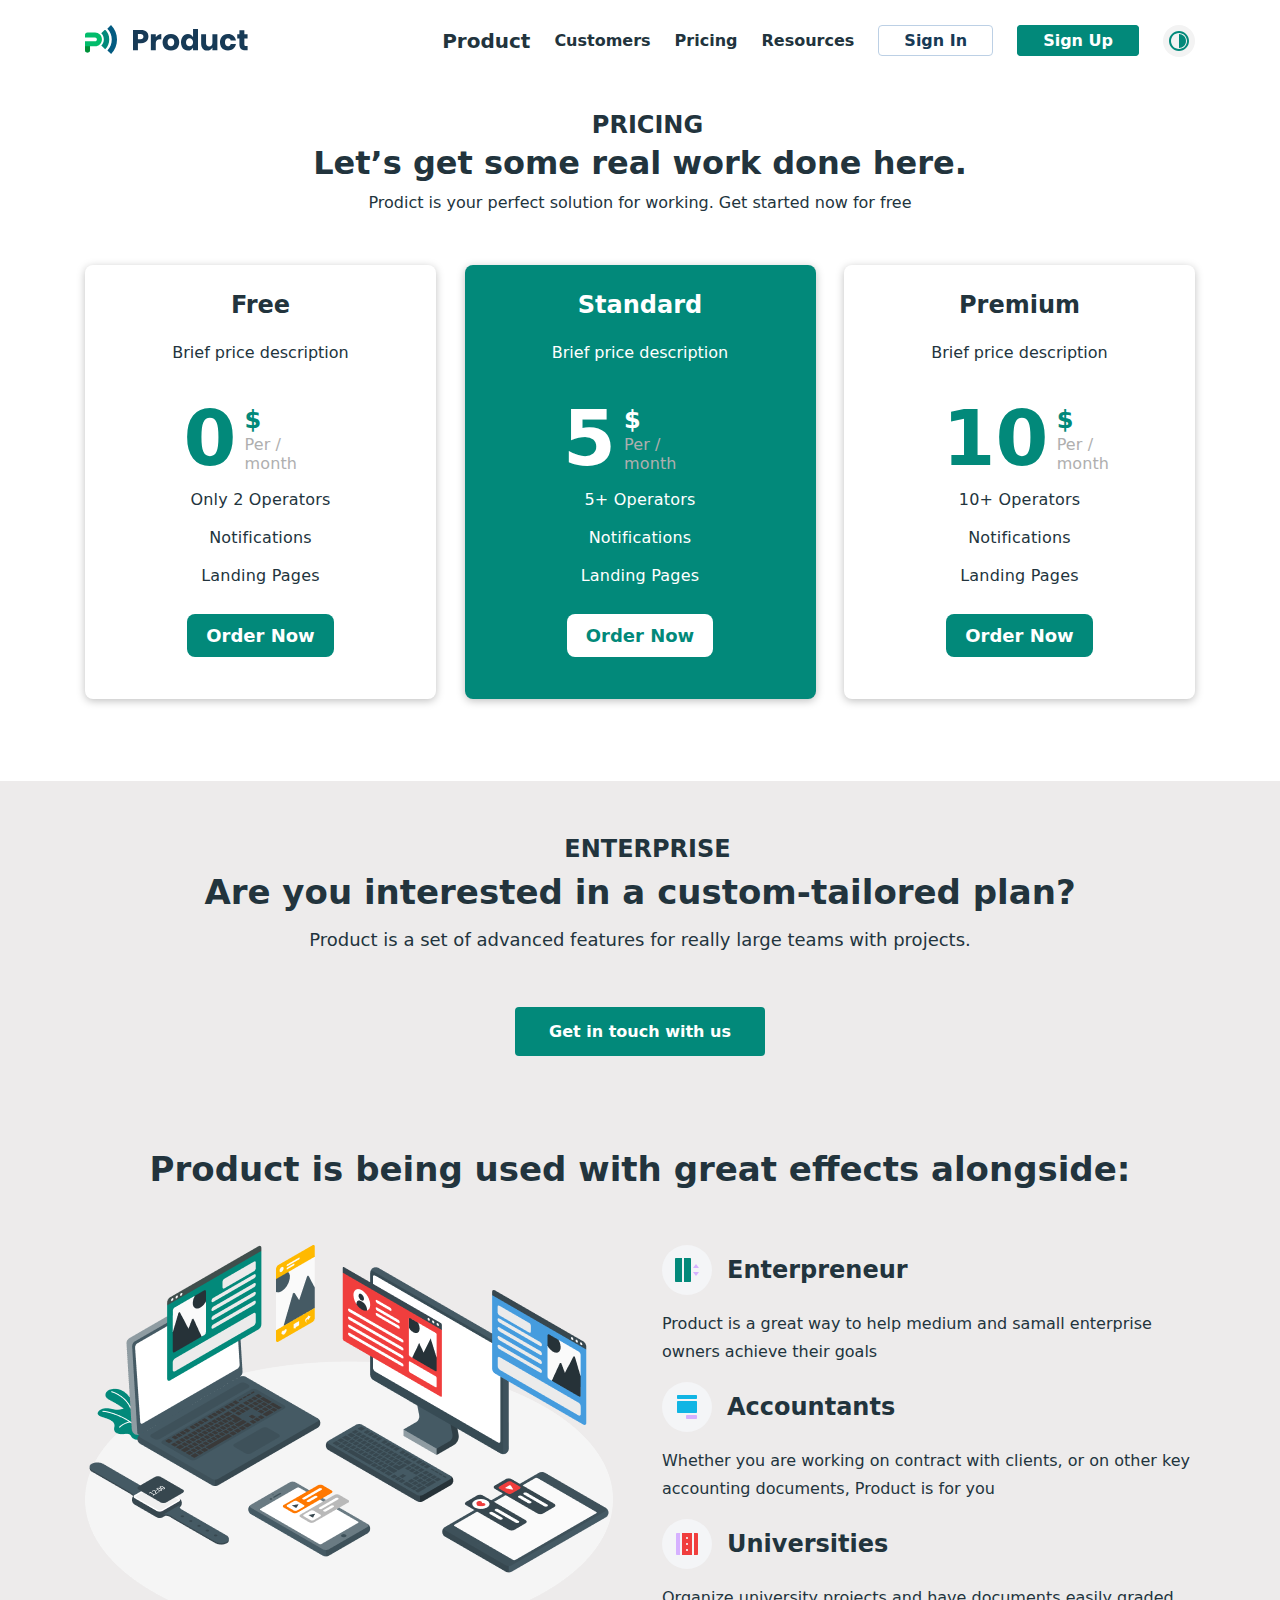
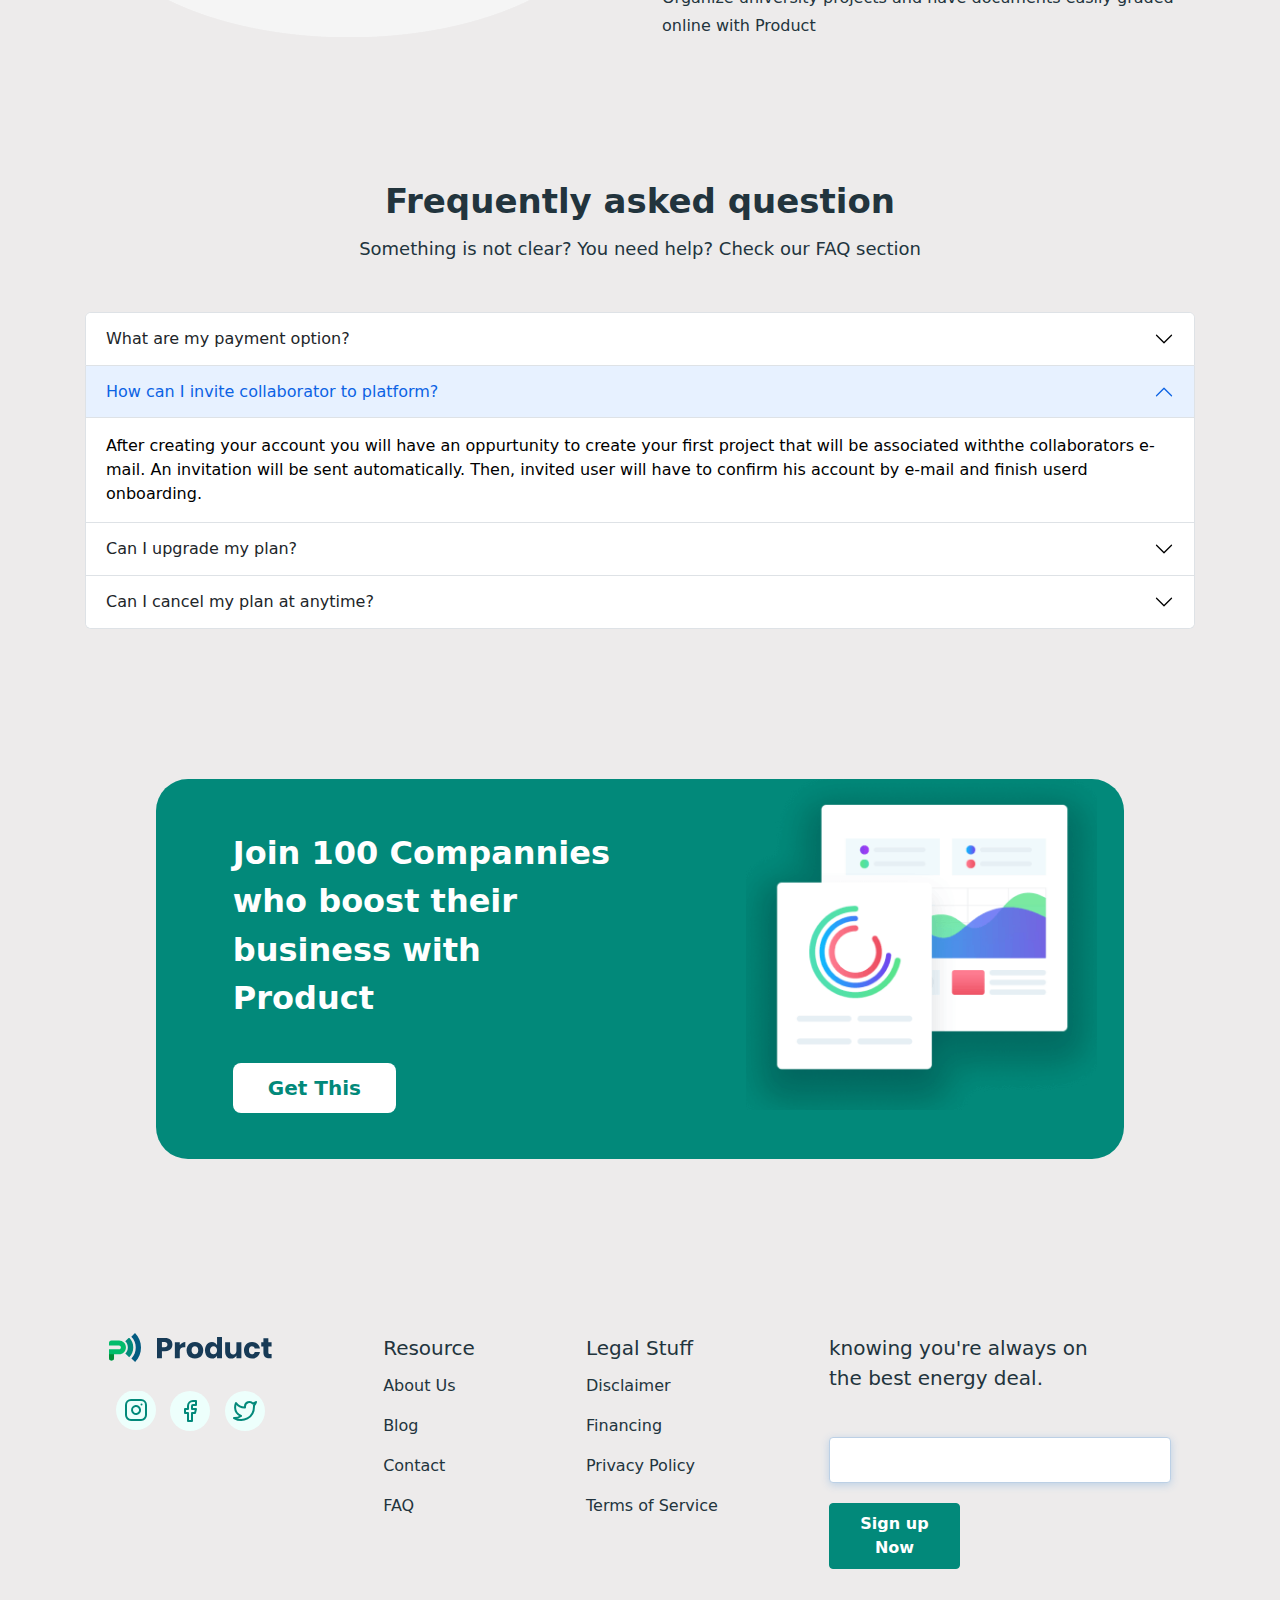
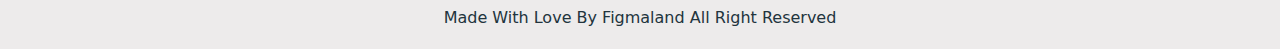
<file: index-one.html>
<!DOCTYPE html>
<html lang="en">
<head>
  <meta charset="UTF-8">
  <meta http-equiv="X-UA-Compatible" content="IE=edge">
  <meta name="viewport" content="width=device-width, initial-scale=1.0">
  <link rel="stylesheet" href="./css/bootstrap.min.css">
  <link rel="stylesheet" href="./css/main.css">
  <title>Product</title>
</head>
<body>
  <header>
    <section class="header-logo--lili">
      <div class="container">
        <div class="header-logo--inner">
          <a href="./index.html">
            <img src="./images/logo.svg" 
            alt="logo"
            width="163"
            height="30">
          </a>
          <nav>
            <ul class="header-logo--in">
              <li class="header-logo--in__go">
                <a  href="#" class="header-logo--in__inner--in">
                  Product
                </a>
              </li>
              <li class="header-logo--in__go">
                <a  href="#" class="header-logo--in__inner">
                  Customers
                </a>
              </li>
              <li class="header-logo--in__go">
                <a  href="#" class="header-logo--in__inner">
                  Pricing
                </a>
              </li>
              <li class="header-logo--in__go">
                <a  href="#" class="header-logo--in__inner">
                  Resources
                </a>
              </li>
              <li class="header-logo--in__go">
                <a href="#" class="header-item">
                  Sign In
                </a>
              </li>
              <li class="header-logo--in__go">
                <a href="#" class="header-item--inner">
                  Sign Up
                </a>
              </li>
              <li>
                <a href="#">
                  <img src="./images/oq.svg" 
                  alt="frame"
                  width="32"
                  height="32">
                </a>
              </li>
            </ul>
          </nav>
          <div class="header-title">
            <button class="header-button" type="menu">
              <img src="./images/iconsmenu.png" alt="burger"
              width="30"
              height="30">
            </button>
          </div>
        </div>
      </div>
    </section>
  </header> 
  
  <main>
    <section class="main-sex--in">
      <div class="container">
        <p class="main-sex--inner__lili">
          PRICING
        </p>
        <h2 class="main-sex--inner">
          Let’s get some real work done here.
        </h2>
        <p class="main-sex--inner__in">
          Prodict is your perfect solution for working. Get started now for free
        </p>
        <ol class="sex-item">
          <li class="sex-item--inner">
            <h3 class="sex-logo">
              Free
            </h3>
            <p class="sex-logo--in">
              Brief price description
            </p>
            <div class="sex-title">
              <p class="sex-span">0</p>
              <div class="sex-title--in">
                <p class="sex-title--in__inner">
                  $
                </p>
                <p class="sex-title--in__go">
                  Per / month
                </p>
              </div>
            </div>
            <p class="sex-slogan">
              Only 2 Operators
            </p>
            <p class="sex-slogan">
              Notifications
            </p>
            <p class="sex-slogan--in">
              Landing Pages
            </p>
            <div class="sex-link">
              <a class="sex-link--in" href="#">
                Order Now
              </a>
            </div>
          </li>
          
          <li class="sex-item--inner__go">
            <h3 class="sex-logo--inner">
              Standard
            </h3>
            <p class="sex-logo--in__inner">
              Brief price description
            </p>
            <div class="sex-title">
              <p class="sex-span--in">5</p>
              <div class="sex-title--in">
                <p class="sex-title--in__inner-in">
                  $
                </p>
                <p class="sex-title--in__go">
                  Per / month
                </p>
              </div>
            </div>
            <p class="sex-slogan-inner">
              5+ Operators
            </p>
            <p class="sex-slogan-inner">
              Notifications
            </p>
            <p class="sex-slogan--in__go">
              Landing Pages
            </p>
            <div class="sex-link">
              <a class="sex-link--in__go" href="#">
                Order Now
              </a>
            </div>
          </li>
          
          <li class="sex-item--inner">
            <h3 class="sex-logo">
              Premium
            </h3>
            <p class="sex-logo--in">
              Brief price description
            </p>
            <div class="sex-title">
              <p class="sex-span">10</p>
              <div class="sex-title--in">
                <p class="sex-title--in__inner">
                  $
                </p>
                <p class="sex-title--in__go">
                  Per / month
                </p>
              </div>
            </div>
            <p class="sex-slogan">
              10+ Operators
            </p>
            <p class="sex-slogan">
              Notifications
            </p>
            <p class="sex-slogan--in">
              Landing Pages
            </p>
            <div class="sex-link">
              <a class="sex-link--in" href="#">
                Order Now
              </a>
            </div>
          </li>
        </ol>
      </div>
    </section>
    
    <section>
      <div class="container">
        <div>
          <p class="main-sex--inner__lili">
            ENTERPRISE
          </p>
          
          <h2 class="title-inner--in__lili">
            Are you interested  in a custom-tailored plan?
          </h2>
          
          <p class="main-item--go__lili">
            Product is a set of advanced features for really large teams with projects.
          </p>
          
        </div>
        <div class="main-title--inner">
          <a href="#" class="main-item--go__in title-inner--in">
            Get in touch with us
          </a>
        </div>
      </div>
    </section>
    
    <section>
      <div class="container"> 
        <p class="main-sex--inner__lili">
        </p>
        <h2 class="title-inner--in__lili_lilo">
          Product is being used with great effects alongside:
        </h2>
        
        <div class="main-three--inner">
          <img class="three-img"
          src="./images/lili.png" 
          srcset="./images/lili.png 1x, 
          ./images/lili@2x.png 2x"
          alt="laptop"
          width="528"
          height="392">
          <div class="three-logo--lili">
            <div class="three-item--lolo">
              <img src="./images/yashil.svg" 
              alt="check"
              width="50"
              height="50">
              <p class="main-sex--inner__lili">
                Enterpreneur
              </p>
            </div>
            <p class="main-item--go__lili_li">
              Product is a great way to help medium and samall enterprise owners achieve their goals
            </p>
            
            <div class="three-item--lolo">
              <img src="./images/ko'k.svg" 
              alt="check"
              width="50"
              height="50">
              <p class="main-sex--inner__lili">
                Accountants
              </p>
            </div>
            <p class="main-item--go__lili_li">
              Whether you are working on contract with clients, or on other key accounting documents, Product is for you
            </p>
            
            <div class="three-item--lolo">
              <img src="./images/qizil.svg" 
              alt="check"
              width="50"
              height="50">
              <p class="main-sex--inner__lili">
                Universities
              </p>
            </div>
            <p class="main-item--go__lili_li">
              Organize university projects and have documents easily graded online with Product
            </p>
          </div>
        </div>
      </div>
    </section>

    <section>
      <div class="container">
       <div class="four-section--one">
        <h2 class="title-inner--in__lili">
          Frequently asked question
        </h2>

         <p class="main-sex--inner__lili_lolo">
          Something is not clear? You need help? Check our FAQ section
        </p>

        <div class="accordion" id="accordionPanelsStayOpenExample">
          <div class="accordion-item">
            <h2 class="accordion-header" id="panelsStayOpen-headingTwo">
              <button class="accordion-button collapsed" type="button" data-bs-toggle="collapse" data-bs-target="#panelsStayOpen-collapseTwo" aria-expanded="false" aria-controls="panelsStayOpen-collapseTwo">
                What are my payment option?
              </button>
            </h2>
            <div id="panelsStayOpen-collapseTwo" class="accordion-collapse collapse" aria-labelledby="panelsStayOpen-headingTwo">
              <div class="accordion-body">
                <strong>This is the second item's accordion body.</strong> It is hidden by default, until the collapse plugin adds the appropriate classes that we use to style each element. These classes control the overall appearance, as well as the showing and hiding via CSS transitions. You can modify any of this with custom CSS or overriding our default variables. It's also worth noting that just about any HTML can go within the <code>.accordion-body</code>, though the transition does limit overflow.
              </div>
            </div>
          </div>
          <div class="accordion-item">
            <h2 class="accordion-header" id="panelsStayOpen-headingOne">
              <button class="accordion-button" type="button" data-bs-toggle="collapse" data-bs-target="#panelsStayOpen-collapseOne" aria-expanded="true" aria-controls="panelsStayOpen-collapseOne">
                How can I invite collaborator to platform?
              </button>
            </h2>
            <div id="panelsStayOpen-collapseOne" class="accordion-collapse collapse show" aria-labelledby="panelsStayOpen-headingOne">
              <div class="accordion-body">
                After creating your account you will have an oppurtunity to create your first project that will be associated withthe collaborators e-mail. An invitation  will be sent automatically. Then, invited user will have to confirm his account by e-mail and finish userd onboarding.
              </div>
            </div>
          </div>
          <div class="accordion-item">
            <h2 class="accordion-header" id="panelsStayOpen-headingTwo">
              <button class="accordion-button collapsed" type="button" data-bs-toggle="collapse" data-bs-target="#panelsStayOpen-collapseTwo" aria-expanded="false" aria-controls="panelsStayOpen-collapseTwo">
                Can I upgrade my plan?
              </button>
            </h2>
            <div id="panelsStayOpen-collapseTwo" class="accordion-collapse collapse" aria-labelledby="panelsStayOpen-headingTwo">
              <div class="accordion-body">
                <strong>This is the second item's accordion body.</strong> It is hidden by default, until the collapse plugin adds the appropriate classes that we use to style each element. These classes control the overall appearance, as well as the showing and hiding via CSS transitions. You can modify any of this with custom CSS or overriding our default variables. It's also worth noting that just about any HTML can go within the <code>.accordion-body</code>, though the transition does limit overflow.
              </div>
            </div>
          </div>
          <div class="accordion-item">
            <h2 class="accordion-header" id="panelsStayOpen-headingThree">
              <button class="accordion-button collapsed" type="button" data-bs-toggle="collapse" data-bs-target="#panelsStayOpen-collapseThree" aria-expanded="false" aria-controls="panelsStayOpen-collapseThree">
                Can I cancel my plan at anytime?
              </button>
            </h2>
            <div id="panelsStayOpen-collapseThree" class="accordion-collapse collapse" aria-labelledby="panelsStayOpen-headingThree">
              <div class="accordion-body">
                <strong>This is the third item's accordion body.</strong> It is hidden by default, until the collapse plugin adds the appropriate classes that we use to style each element. These classes control the overall appearance, as well as the showing and hiding via CSS transitions. You can modify any of this with custom CSS or overriding our default variables. It's also worth noting that just about any HTML can go within the <code>.accordion-body</code>, though the transition does limit overflow.
              </div>
            </div>
          </div>
        </div>
       </div>
      </div>
    </section>

    <section>
      <div class="container">
        <div class="main-ten">
          <div class="ten-item">
            <p class="ten-item--in">
              Join 100 Compannies who boost their business with <br> Product  
            </p>
            <a class="ten-item--go" href="#">
              Get This
            </a>
          </div>
          <img src="./images/mundarija.png"
          srcset="./images/mundarija.png 1x,
          ./images/mundarija@2x.png 2x" 
          alt="mundarija"
          width="351"
          height="331">
        </div>
      </div>
    </section>

    <footer>
      <section>
        <div class="container">
          <div class="footer-item--inner">
            <div>
              <a href="./index.html">
                <img src="./images/logo.svg" 
                class="footer-link"
                alt="logo"
                width="163"
                height="30">
              </a>
              <div class="footer-link--inner">
                <a href="https://www.instagram.com/accounts/login/">
                  <img src="./images/insta.svg" 
                  alt="insta"
                  width="40"
                  height="40">
                </a>
                <a href="https://www.facebook.com/login/">
                  <img src="./images/face.svg" 
                  alt="face"
                  width="40"
                  height="40">
                </a>
                <a href="https://twitter.com/login?lang=ru">
                  <img src="./images/twittter.svg" 
                  alt="twittter"
                  width="40"
                  height="40">
                </a>
              </div>
            </div>
            
            
            <ul class="footer-title--inner">
              <li class="footer-title--inner__in">
                <a class="inner-item" href="#">
                  Resource
                </a>
              </li>
              <li class="footer-title--inner__in">
                <a class="inner-item--in" href="#">
                  About Us
                </a>
              </li>
              <li class="footer-title--inner__in">
                <a class="inner-item--in" href="#">
                  Blog
                </a>
              </li>
              <li class="footer-title--inner__in">
                <a class="inner-item--in" href="#">
                  Contact
                </a>
              </li>
              <li class="footer-title--inner__in">
                <a class="inner-item--in" href="#">
                  FAQ
                </a>
              </li>
            </ul>
            
            
            
            <ul class="footer-title--inner">
              <li class="footer-title--inner__in">
                <a class="inner-item" href="#">
                  Legal Stuff
                </a>
              </li>
              <li class="footer-title--inner__in">
                <a class="inner-item--in" href="#">
                  Disclaimer
                </a>
              </li>
              <li class="footer-title--inner__in">
                <a class="inner-item--in" href="#">
                  Financing
                </a>
              </li>
              <li class="footer-title--inner__in">
                <a class="inner-item--in" href="#">
                  Privacy Policy
                </a>
              </li>
              <li class="footer-title--inner__in">
                <a class="inner-item--in" href="#">
                  Terms of Service
                </a>
              </li>
            </ul>
            
            
            <div>
              <p class="footer-text">
                knowing you're always on the best energy deal. 
              </p>
              <form 
              class="footer-form"
              autocomplete="off" 
              action="https://echo.htmlacademy.ru/" 
              method="POST">
              <input 
              class="footer-form--in"
              type="text" 
              aria-label="text"
              name="text">
              <button class="footer-button" type="submit">
                Sign up Now
              </button>
            </form>
          </div>
        </div>
        <div class="footer-inner">
          <p class="footer-inner--in">
            Made With Love By Figmaland All Right Reserved 
          </p>
        </div>
      </div>
    </section>
  </footer>
  </main>

  <script src="./js/bootstrap.min.js"></script>
</body>
</html>
</file>
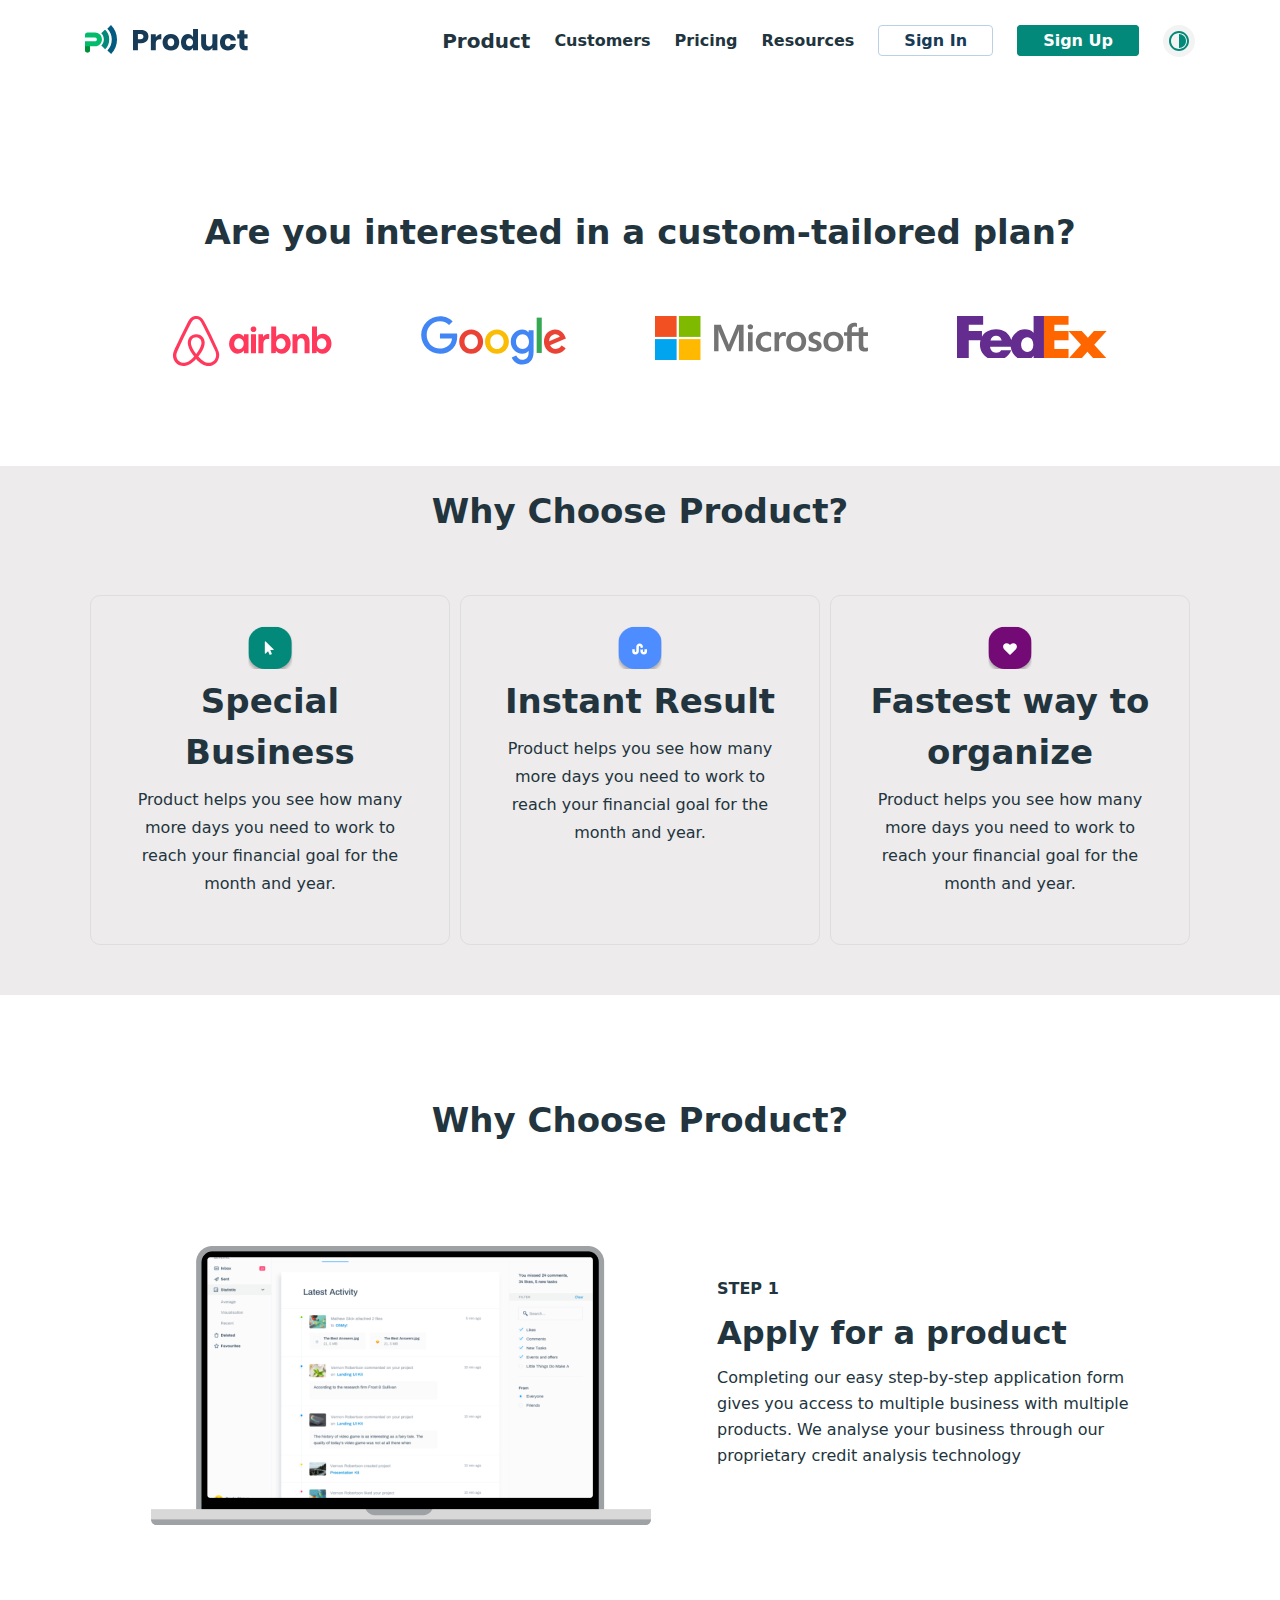
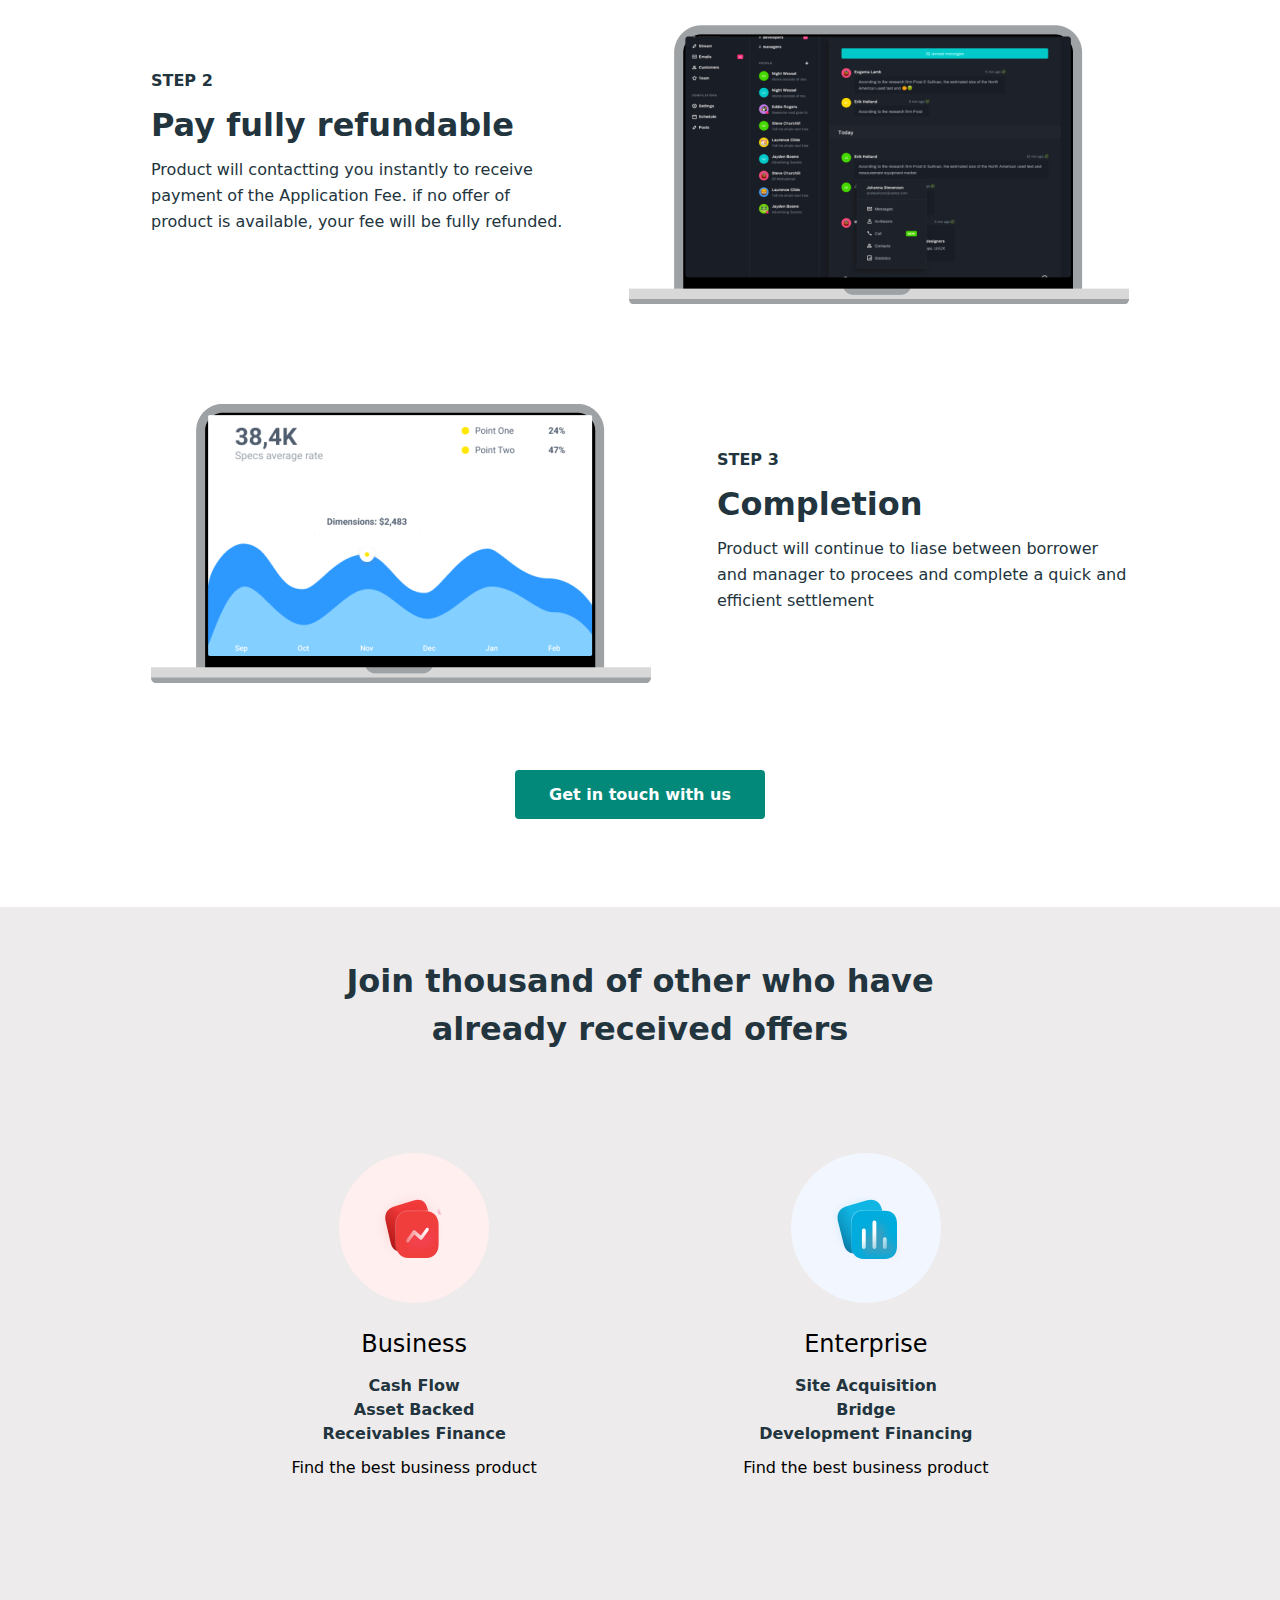
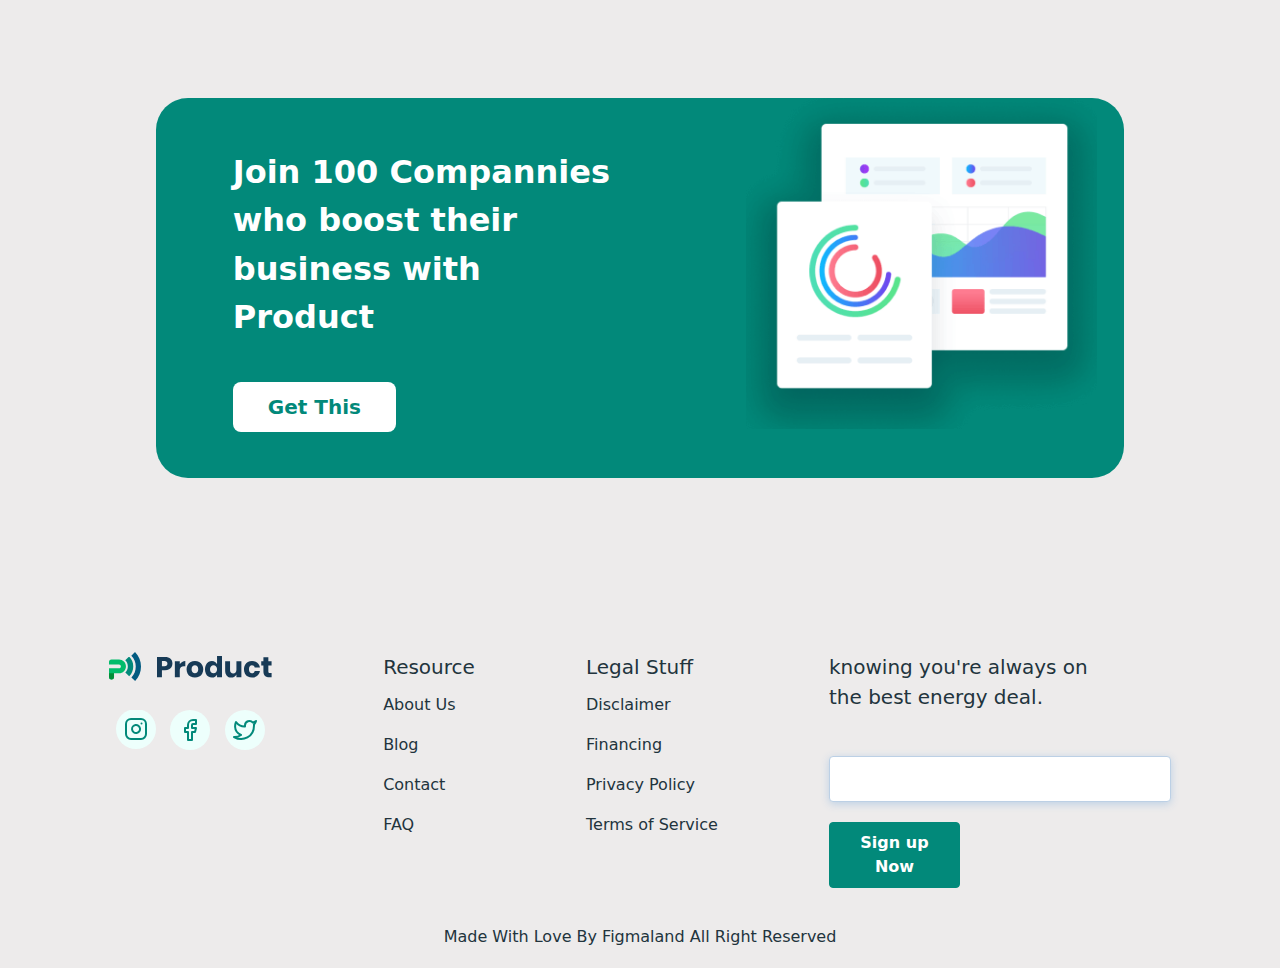
<file: index-two.html>
<!DOCTYPE html>
<html lang="en">
<head>
  <meta charset="UTF-8">
  <meta http-equiv="X-UA-Compatible" content="IE=edge">
  <meta name="viewport" content="width=device-width, initial-scale=1.0">
  <link rel="stylesheet" href="./css/bootstrap.min.css">
  <link rel="stylesheet" href="./css/main.css">
  <title>Product</title>
</head>
<body>
  <header>
    <section class="header-logo--lili">
      <div class="container">
        <div class="header-logo--inner">
          <a href="./index.html">
            <img src="./images/logo.svg" 
            alt="logo"
            width="163"
            height="30">
          </a>
          <nav>
            <ul class="header-logo--in">
              <li class="header-logo--in__go">
                <a  href="#" class="header-logo--in__inner--in">
                  Product
                </a>
              </li>
              <li class="header-logo--in__go">
                <a  href="#" class="header-logo--in__inner">
                  Customers
                </a>
              </li>
              <li class="header-logo--in__go">
                <a  href="#" class="header-logo--in__inner">
                  Pricing
                </a>
              </li>
              <li class="header-logo--in__go">
                <a  href="#" class="header-logo--in__inner">
                  Resources
                </a>
              </li>
              <li class="header-logo--in__go">
                <a href="#" class="header-item">
                  Sign In
                </a>
              </li>
              <li class="header-logo--in__go">
                <a href="#" class="header-item--inner">
                  Sign Up
                </a>
              </li>
              <li>
                <a href="#">
                  <img src="./images/oq.svg" 
                  alt="frame"
                  width="32"
                  height="32">
                </a>
              </li>
            </ul>
          </nav>
          <div class="header-title">
            <button class="header-button" type="menu">
              <img src="./images/iconsmenu.png" alt="burger"
              width="30"
              height="30">
            </button>
          </div>
        </div>
      </div>
    </section>
  </header> 
  
  <main>
    <section class="main-lili">
      <div class="container">
        <h2 class="title-inner--in__lili">
          Are you interested  in a custom-tailored plan?
        </h2>
        <div class="main-content">
          <img src="./images/airbnb.svg" 
          alt="airbnb"
          width="159"
          height="50">
          
          <img src="./images/Google.svg" 
          alt="Google"
          width="146"
          height="50">
          
          <img src="./images/Microsoft.svg" 
          alt="Microsoft"
          width="213"
          height="44">
          
          <img src="./images/FedEx.svg" 
          alt="FedEx"
          width="150"
          height="42">
        </div>
      </div>
    </section>
    
    <section style="padding-top: 20px;">
      <div class="container">
        <h2 class="title-inner--in__lili">
          Why Choose Product?
        </h2>
        <ul class="main-lili--item">
          <li class="item-lili">
            <div class="item-lili--inner">
              <img src="./images/mishka.svg" 
              alt="mishka"
              width="50"
              height="50">
              <h3 class="title-inner--in__lili">
                Special Business
              </h3>
              <p class="main-item--go__lili_li">
                Product helps you see how many 
                more days you need to work 
                to reach your financial goal 
                for the month and year.
              </p>
            </div>
          </li>
          
          <li class="item-lili">
            <div class="item-lili--inner">
              <img src="./images/icon.svg" 
              alt="mishka"
              width="50"
              height="50">
              <h3 class="title-inner--in__lili">
                Instant Result
              </h3>
              <p class="main-item--go__lili_li">
                Product helps you see how many 
                more days you need to work 
                to reach your financial goal 
                for the month and year.
              </p>
            </div>
          </li>
          
          <li class="item-lili">
            <div class="item-lili--inner">
              <img src="./images/love.svg" 
              alt="mishka"
              width="50"
              height="50">
              <h3 class="title-inner--in__lili">
                Fastest way to organize
              </h3>
              <p class="main-item--go__lili_li">
                Product helps you see how many 
                more days you need to work 
                to reach your financial goal 
                for the month and year.
              </p>
            </div>
          </li>
        </ul>
      </div>
    </section>
    
    <section class="main-lili">
      <div class="container">
        <h2 class="title-inner--in__lili">
          Why Choose Product?
        </h2>
        
        <ul class="main-three">
          <li class="main-three--inner__lili">
            <img class="three-img"
            src="./images/mac1.png"
            srcset="./images/mac1.png 1x,
            ./images/mac1@2x.png 2x" 
            alt="document"
            width="500"
            height="279">
            <div class="three-item--link">
              <p class="three-in">
                STEP 1
              </p>
              <h2 class="three-inner">
                Apply for a product
              </h2>
              <p class="three-inner--go">
                Completing our easy step-by-step application form gives you access to multiple business with multiple products. We analyse your business through our proprietary credit analysis technology 
              </p>
          </li>
          
          <li class="main-three--inner__lili">
            <img class="three-img"
            src="./images/mac2.png" 
            srcset="./images/mac2.png 1x, 
            ./images/mac2@2x.png 2x"
            alt="laptop"
            width="500"
            height="279">
            <div>
              <p class="three-in">
                STEP 2
              </p>
              <h2 class="three-inner--li">
                Pay fully refundable
              </h2>
              <p class="three-inner--go">
                Product will contactting you instantly to receive payment of the Application Fee. if no offer of product is available, your fee will be fully refunded.
              </p>
            </div>
          </li>
          
          <li class="main-three--inner__lili">
            <img class="three-img"
            src="./images/mac3.png"
            srcset="./images/mac3.png 1x,
            ./images/mac3@2x.png 2x" 
            alt="hujjat"
            width="500"
            height="279">
            <div>
              <p class="three-in">
                STEP 3
              </p>
              <h2 class="three-inner--li">
                Completion
              </h2>
              <p class="three-inner--go">
                Product will continue to liase between borrower and manager to procees and complete a quick and efficient settlement
              </p>
            </div>
          </li>
        </ul>
        <div class="main-title--inner">
          <a href="#" class="main-item--go__in title-inner--in">
            Get in touch with us
          </a>
        </div>
      </div>
    </section>

    <section>
      <div class="container">
        <h2 class="title-inner--in__lili--go">
          Join thousand of other who have <br>
          already received offers
        </h2>

       <div class="main-lolo--lili">
        <ul class="main-three__lolo--in">
          <li>
            <img src="./images/Placeholder.svg" 
            alt="Placeholder"
            width="150"
            height="150">
            <h2 class="three-inner--loli">
              Business
            </h2>
            <p class="three-in">
              Cash Flow <br>
              Asset Backed <br>
              Receivables Finance
            </p>
            <p class="main-item--go__lili_li--in">
              Find the best business product
            </p>
          </li>
  
          <li>
            <img src="./images/ImagePlaceholder.svg" 
            alt="Placeholder"
            width="150"
            height="150">
            <h2 class="three-inner--loli">
              Enterprise
            </h2>
            <p class="three-in">
              Site Acquisition <br>
              Bridge <br>
              Development Financing
            </p>
            <p class="main-item--go__lili_li--in">
              Find the best business product
            </p>
          </li>
        </ul>
       </div>
      </div>
    </section>

    <section>
      <div class="container">
        <div class="main-ten">
          <div class="ten-item">
            <p class="ten-item--in">
              Join 100 Compannies who boost their business with <br> Product  
            </p>
            <a class="ten-item--go" href="#">
              Get This
            </a>
          </div>
          <img src="./images/mundarija.png"
          srcset="./images/mundarija.png 1x,
          ./images/mundarija@2x.png 2x" 
          alt="mundarija"
          width="351"
          height="331">
        </div>
      </div>
    </section>
  </main>
  

  <footer>
    <section>
      <div class="container">
        <div class="footer-item--inner">
          <div>
            <a href="./index.html">
              <img src="./images/logo.svg" 
              class="footer-link"
              alt="logo"
              width="163"
              height="30">
            </a>
            <div class="footer-link--inner">
              <a href="https://www.instagram.com/accounts/login/">
                <img src="./images/insta.svg" 
                alt="insta"
                width="40"
                height="40">
              </a>
              <a href="https://www.facebook.com/login/">
                <img src="./images/face.svg" 
                alt="face"
                width="40"
                height="40">
              </a>
              <a href="https://twitter.com/login?lang=ru">
                <img src="./images/twittter.svg" 
                alt="twittter"
                width="40"
                height="40">
              </a>
            </div>
          </div>
          
          
          <ul class="footer-title--inner">
            <li class="footer-title--inner__in">
              <a class="inner-item" href="#">
                Resource
              </a>
            </li>
            <li class="footer-title--inner__in">
              <a class="inner-item--in" href="#">
                About Us
              </a>
            </li>
            <li class="footer-title--inner__in">
              <a class="inner-item--in" href="#">
                Blog
              </a>
            </li>
            <li class="footer-title--inner__in">
              <a class="inner-item--in" href="#">
                Contact
              </a>
            </li>
            <li class="footer-title--inner__in">
              <a class="inner-item--in" href="#">
                FAQ
              </a>
            </li>
          </ul>
          
          
          
          <ul class="footer-title--inner">
            <li class="footer-title--inner__in">
              <a class="inner-item" href="#">
                Legal Stuff
              </a>
            </li>
            <li class="footer-title--inner__in">
              <a class="inner-item--in" href="#">
                Disclaimer
              </a>
            </li>
            <li class="footer-title--inner__in">
              <a class="inner-item--in" href="#">
                Financing
              </a>
            </li>
            <li class="footer-title--inner__in">
              <a class="inner-item--in" href="#">
                Privacy Policy
              </a>
            </li>
            <li class="footer-title--inner__in">
              <a class="inner-item--in" href="#">
                Terms of Service
              </a>
            </li>
          </ul>
          
          
          <div>
            <p class="footer-text">
              knowing you're always on the best energy deal. 
            </p>
            <form 
            class="footer-form"
            autocomplete="off" 
            action="https://echo.htmlacademy.ru/" 
            method="POST">
            <input 
            class="footer-form--in"
            type="text" 
            aria-label="text"
            name="text">
            <button class="footer-button" type="submit">
              Sign up Now
            </button>
          </form>
        </div>
      </div>
      <div class="footer-inner">
        <p class="footer-inner--in">
          Made With Love By Figmaland All Right Reserved 
        </p>
      </div>
    </div>
  </section>
</footer>
  
  
  <script src="./js/bootstrap.min.js"></script>
</body>
</html>
</file>
<file: css/main.css>
/* Setting */
  
  @font-face {
    font-family: 'Poppins';
    font-style: normal;
    font-weight: 400;
    src:
         url('../fonts/poppins-v20-latin-regular.woff2') format('woff2'), 
         url('../fonts/poppins-v20-latin-regular.woff') format('woff'); 
  }
  
  @font-face {
    font-family: 'Poppins';
    font-style: normal;
    font-weight: 500;
    src: 
         url('../fonts/poppins-v20-latin-500.woff2') format('woff2'),
         url('../fonts/poppins-v20-latin-500.woff') format('woff');
  }
  
  @font-face {
    font-family: 'Poppins';
    font-style: normal;
    font-weight: 600;
    src:
         url('../fonts/poppins-v20-latin-600.woff2') format('woff2'), 
         url('../fonts/poppins-v20-latin-600.woff') format('woff'); 
  }
  
  @font-face {
    font-family: 'Poppins';
    font-style: normal;
    font-weight: 700;
    src: local(''),
         url('../fonts/poppins-v20-latin-700.woff2') format('woff2'),
         url('../fonts/poppins-v20-latin-700.woff') format('woff');
  }
  
  .container {
    width: 100%;
    max-width: 1150px;
    margin: 0 auto;
    padding: 0 20px;
  }

  html {
    scroll-behavior: smooth;
  }
  
  *,*::before, *::after {
    box-sizing: border-box;
  }
  
  body {
    overflow-x: hidden;
    display: flex;
    flex-direction: column;
    height: 100%;
    margin: 0;
    padding: 0;
    background-color: #edebeb;
  }
  
  main {
    flex-grow: 1;
  }
  
  img {
    vertical-align: middle;
    object-fit: cover;
  }

  .header_logo {
    margin: 0;
    padding: 0;
    list-style: none;
  }

  
  /* Header */

  .header-logo {
    padding: 25px 0;
  }
  
  .header-logo--lili {
    padding: 25px 0 50px;
    background: #fff;
  }
  
  .header-logo--inner {
    display: flex;
    justify-content: space-between;
  }
  
  .header-logo--in {
    display: flex;
    align-items: center;
    margin: 0;
    padding: 0;
    list-style: none;
  }
  
  .header-logo--in__go {
    margin-right: 24px;
  }
  
  .header-logo--in__inner--in {
    text-decoration: none;
    margin-bottom: 0;
    font-weight: 600;
    font-size: 20px;
    line-height: 28px;
    color: #22343D;
  }
  
  .header-logo--in__inner {
    text-decoration: none;
    margin-bottom: 0;
    font-weight: 600;
    font-size: 16px;
    line-height: 28px;
    color: #22343D;
  }
  
  .header-item {
    text-decoration: none;
    font-weight: 600;
    font-size: 16px;
    line-height: 24px;
    color: #173A56;
    padding: 5px 25px;
    background-color: #fff;
    border: 1px solid #BCD0E5;
    border-radius: 4px; 
  }
  
  .header-item--inner {
    text-decoration: none;
    font-weight: 600;
    font-size: 16px;
    line-height: 24px;
    color: #FFFFFF;
    padding: 5px 25px;
    background: #02897A;
    border-radius: 4px;
    border: 1px solid #02897A;
  }
  
  .header-title {
    display: none;
  }
  
  .header-button {
    background-color: transparent;
    border: none;
  }


  
  @media only screen and (max-width:576px) {
    
    .header-logo--in { 
      display: none;
    }
    
    
    .header-title {
      display: block;
    }
    
  }

  /* Main */

  
  .hero-inner {
    display: flex;
    justify-content: space-between;
    align-items: center;
    padding-bottom: 100px;
  }
  
  .hero-inner--item {
    max-width: 458px;
  }
  
  .hero-logo {
    margin-top: 0;
    margin-bottom: 18px;
    max-width: 393px;
    font-weight: 700;
    font-size: 40px;
    line-height: 60px;
    color: #22343D;
  }
  
  .hero-logo--in {
    max-width: 408px;
    font-weight: 400;
    font-size: 18px;
    line-height: 28px;
    color: #22343D;
    margin-bottom: 45px;
  }
  
  .hero-logo--title {
    display: flex;
    justify-content: space-evenly;
    align-items: center;
  }
  
  .hero-logo--inner {
    text-decoration: none;
    font-weight: 700;
    font-size: 16px;
    line-height: 24px;
    color: #FFFFFF;
    background: #02897A;
    border-radius: 4px;
    padding: 15px 41px;
    border: none;
  }
  
  .main-lili--item {
    display: flex;
    justify-content: space-evenly;
    text-align: center;
    margin: 0;
    padding: 0;
    list-style: none;
  }
  
  .item-lili {
    align-items: center;
    margin: 50px 5px;
    border: 1px solid #DEDEDE;
    border-radius: 10px;
  }
  
  .item-lili--inner {
    padding: 30px;
  }
  
  .main-lili {
    background-color: #FFFFFF;
    padding-top: 100px;
  }
  
  .hero-logo--inner__in {
    text-align: center;
    font-weight: 600;
    font-size: 16px;
    line-height: 24px;
    text-decoration-line: underline;
    color: #02897A;
  }
  
  .main-content {
    display: flex;
    justify-content: space-evenly;
    padding: 50px 0 100px;
  }
  
  @media only screen and (max-width:576px) {
    
    .main-one--img {
      max-width: 338px;
      max-height: 310px;
    }
  
    .hero-inner {
      flex-direction: column-reverse;
    }
  
    .hero-logo {
      text-align: center;
    }
  
    .hero-logo--in {
      text-align: center;
      margin-bottom: 20px;
    }
  
    .main-content {
      flex-direction: column;
    }
    
    
  }

  
  .title-inner--in {
    align-items: center;
    max-width: 494px;
    margin-left: auto;
    margin-right: auto;
    font-weight: 700;
    font-size: 32px;
    line-height: 48px;
    text-align: center;
    color: #22343D;
    margin-bottom: 58px;
  }
  
  .main-item {
    display: flex;
    justify-content: space-evenly;
    margin: 0;
    padding: 0;
    list-style: none;
  }
  
  .main-item--in {
    font-weight: 600;
    font-size: 22px;
    line-height: 33px;
    color: #22343D;
  }
  
  .main-item--go {
    max-width: 220px;
    font-weight: 400;
    font-size: 16px;
    line-height: 26px;
    color: #22343D;
  }
  
  .main-title--inner {
    text-align: center;
    margin-top: 35px;
    padding-bottom: 100px;
  }
  
  .main-item--go__in {
    text-decoration: none;
    font-weight: 700;
    font-size: 16px;
    line-height: 24px;
    color: #FFFFFF;
    background: #02897A;
    border-radius: 4px;
    border: none;
    padding: 15px 34px;
  }
  
  @media only screen and (max-width:576px) {
    
    .title-inner--in {
     text-align: center;
    }
  
    .main-item {
      flex-direction: column;
      align-items: center;
      text-align: center;
    }
    
    
  }

  
  .three-logo {
    padding-top: 170px;
    padding-bottom: 120px;
    background-color: #fff;
  }
  
  .main-three {
    margin: 0;
    padding: 0;
    list-style: none;
  }
  
  .main-three--inner:nth-child(even) {
    display: flex;
    flex-direction: row-reverse;
  }
  
  .three-item--lolo {
    display: flex;
    align-items: center;
    margin-bottom: 15px;
  }
  
  .title-inner--in__lili_lilo {
    font-weight: 700;
    font-size: 34px;
    line-height: 51px;
    color: #22343D;
    margin-bottom: 50px;
    text-align: center;
  }
  
  .main-three--inner {
    display: flex;
    justify-content: space-between;
    margin-bottom: 120px;
  }
  
  .main-item--go__lili {
    font-weight: 400;
    font-size: 18px;
    line-height: 27px;
    color: #22343D;
    padding-bottom: 32px;
    text-align: center;
  }
  
  .title-inner--in__lili {
    font-weight: 700;
    font-size: 34px;
    line-height: 51px;
    color: #22343D;
    text-align: center;
  }
  
  .three-in {
    font-weight: 600;
    font-size: 16px;
    line-height: 24px;
    color: #22343D;
    margin-bottom: 8px;
  }
  
  .three-logo--lili {
    width: 100%;
    max-width: 533px;
  }
  
  .main-item--go__lili_li {
    font-weight: 400;
    font-size: 16px;
    line-height: 28px;
    display: flex;
    align-items: center;
    color: #22343D;
  }
  
  .three-inner {
    max-width: 500px;
    font-weight: 700;
    font-size: 32px;
    line-height: 48px;
    color: #22343D;
  }
  
  .three-inner--in {
    font-weight: 600;
    font-size: 16px;
    line-height: 26px;
    color: #22343D;
  }
  
  .three-inner--go {
    max-width: 412px;
    font-weight: 400;
    font-size: 16px;
    line-height: 26px;
    color: #22343D;
    margin-bottom: 25px;
  }
  
  .main-item--go__lili_li--in {
    font-weight: 500;
    font-size: 16px;
    line-height: 28px;
    color: #000000;
    text-align: center;
  }
  
  .three-inner--loli {
    font-weight: 500;
    font-size: 24px;
    line-height: 28px;
    color: #000000;
    text-align: center;
    margin: 27px 0 16px;
  }
  
  .three-inner--li {
    font-weight: 700;
    font-size: 32px;
    line-height: 48px;
    color: #22343D;
  }
  
  .three-item {
    display: flex;
    justify-content: space-between;
    margin-bottom: 30px;
  }
  
  .three-inner--go__in {
    max-width: 320px;
    font-weight: 400;
    font-size: 16px;
    line-height: 26px;
    color: #22343D;
  }
  
  .main-three--inner__lili {
    display: flex;
    align-items: center;
    justify-content: space-evenly;
    margin: 100px 0;
  }
  
  .main-three__lolo--in {
    margin-bottom: 200px;
    display: flex;
    justify-content: space-evenly;
    text-align: center;
    margin: 0;
    padding: 0;
    list-style: none;
  }
  
  .title-inner--in__lili--go {
    font-weight: 700;
    font-size: 32px;
    line-height: 48px;
    text-align: center;
    color: #22343D;
    margin: 50px 0 100px;
  }
  
  .main-lolo--lili {
    margin-bottom: 200px;
  }
  
  .main-three--inner__lili:nth-child(even) {
    display: flex;
    flex-direction: row-reverse;
  }
  
  @media only screen and (max-width:576px) {
    
    .main-three--inner {
      justify-content: center;
      flex-direction: column-reverse;
      align-items: center;
    }
  
    .three-item--link:nth-child(even) {
      display: flex;
      flex-direction: column-reverse;
    }
  
    .main-three--inner:nth-child(even) {
      display: flex;
      flex-direction: column-reverse;
    }
  
    .three-item {
      justify-content: center;
    }
  
    .three-img {
      width: 100%;
      max-width: 349px;
      height: 306px;
      margin-bottom: 50px;
    }
  
    .main-three--inner {
      flex-direction: column;
    }
  
    .item-lili--inner {
      flex-direction: column;
    }
  
    .main-three__lolo--in {
      flex-direction: column;
    }
    
  }

  .main-four {
    padding-top: 50px;
    padding-bottom: 50px;
  }
  
  .main-four--inner__in {
    font-weight: 700;
    font-size: 32px;
    line-height: 48px;
    text-align: center;
    color: #22343D;
    margin-bottom: 15px;
  }
  
  .main-four--inner__go {
    max-width: 542px;
    font-weight: 500;
    font-size: 16px;
    line-height: 26px;
    color: #22343D;
    margin-left: auto;
    margin-right: auto;
    text-align: center;
    margin-bottom: 32px;
  }
  
  .four-link {
    display: flex;
    justify-content: space-around;
  }
  
  .four-item:nth-child(even) {
    display: flex;
    flex-direction: row-reverse;
  }
  
  .four-item--inner:nth-child(even) {
    display: flex;
    flex-direction: row-reverse;
  }
  
  .four-item--inner {
    display: flex;
    justify-content: space-around;
    align-items: center;
    margin-bottom: 24px;
  }
  
  .four-item--inner__go {
    display: flex;
    justify-content: space-around;
    align-items: center;
    margin-bottom: 24px;
  }
  
  .main-four--inner {
    margin: 0;
    padding: 0;
    list-style: none;
  }
  
  .four-item {
    display: flex;
    justify-content: space-around;
    align-items: center;
    margin-bottom: 24px;
  }
  
  .four-item--in {
    margin: 0 5px 0 5px;
    max-width: 274px;
    font-weight: 500;
    font-size: 16px;
    line-height: 24px;
    color: #2F281E;
    background: #FFFFFF;
    box-shadow: 0px 2px 15px #173a561a;
    border-radius: 26.5px;
    padding: 15px 25px;
  }
  
  .four-lol {
    padding-top: 48px;
    text-align: center;
  }
  
  .four-a--href {
    text-decoration: none;
    font-weight: 700;
    font-size: 16px;
    line-height: 24px;
    color: #FFFFFF;
    background: #02897A;
    border-radius: 4px;
    padding: 15px 30px;
    margin-right: auto;
    margin-left: auto;
    text-align: center;
  }
  
  .main-sex--inner__lili_lolo {
    font-weight: 400;
    font-size: 18px;
    line-height: 27px;
    color: #22343D; 
    text-align: center;
    margin-bottom: 50px;
  }
  
  .four-section--one {
    margin-bottom: 150px;
  }
  
  @media only screen and (max-width:576px) {
    
    .four-link {
      flex-direction: column;
    }
  
    .four-item--inner__go {
      flex-direction: row-reverse;
    }
    
    .four-item--inner:nth-child(even) { 
      display: flex;
      flex-direction: row;
    }
    
    .four-item {
      justify-content: center;
    }
  
    .four-item--inner {
      justify-content: center;
    }
  
    .four-item--inner__go {
      justify-content: center;
    }
  }

  
.main-fine {
    margin-bottom: 230px;
  }
  
  
  .main-fine--inner {
    font-weight: 700;
    font-size: 34px;
    line-height: 51px;
    color: #22343D;
  }
  
  .main-fine--inner__in {
    font-weight: 500;
    font-size: 16px;
    line-height: 26px;
    color: #22343D;
    margin-bottom: 32px;
  }
  
  .fine-item {
    display: flex;
    justify-content: space-around;
    margin: 0;
    padding: 0;
    list-style: none;
  }
  
  .fine-title {
    padding: 20px 20px 40px;
    background-color: #fff;
  }
  
  .fine-title--inner {
    font-weight: 400;
    font-size: 16px;
    line-height: 28px;
    color: #22343D;
  }
  
  .fine-text {
    max-width: 294px;
    font-weight: 700;
    font-size: 24px;
    line-height: 40px;
    color: #22343D;
  }
  
  .fine-text:hover {
    color: #02897A;
  }
  
  .fine-slogan {
    margin-top: 64px;
    max-width: 68px;
    text-align: center;
    display: flex;
    justify-content: space-between;
    margin-right: auto;
    margin-left: auto;
  }
  
  .fine-slogan--in {
    display: block;
    width: 16px;
    height: 16px;
    background-color: #fff;
    border-radius: 50px;
  }
  
  .fine-slogan--in__inner {
    display: block;
    width: 16px;
    height: 16px;
    background-color: #02897A;
    border-radius: 50px;
  }
  
  .fine-slogan--in:hover {
    background-color: #02897A;
  }
  
  @media only screen and (max-width:576px) {
    
    .fine-item {
      flex-direction: column;
      align-items: center;
    }
  
    .main-fine--inner {
      text-align: center;
    }
  
    .main-fine--inner__in {
      text-align: center;
    }
    
    
  }

  
  .main-sex {
    margin-bottom: 150px;
  }
  
  .main-sex--in {
    margin-bottom: 50px;
    padding-bottom: 50px;
    background: #fff;
  }
  
  .main-sex--inner {
    font-weight: 700;
    font-size: 32px;
    line-height: 40px;
    color: #22343D;
    text-align: center;
  }
  
  .main-sex--inner__lili {
    font-weight: 600;
    font-size: 24px;
    line-height: 36px;
    color: #22343D;
    text-align: center;
    margin-left: 15px;
    margin-bottom: 0;
  }
  
  .main-sex--inner__in {
    font-weight: 500;
    font-size: 16px;
    line-height: 24px;
    color: #22343D;
    text-align: center;
    margin-bottom: 50px;
  }
  
  .sex-item {
    display: flex;
    justify-content: space-between;
    margin-bottom: 150px;
    margin: 0;
    padding: 0;
    list-style: none;
  }
  
  .sex-item--inner {
    width: 351px;
    background: #FFFFFF;
    box-shadow: 0px 2px 8px #00000040;
    border-radius: 8px;
    padding: 20px 20px 50px 20px;
    margin-bottom: 32px;
  }
  
  .sex-item--inner__go {
    width: 351px;
    background: #02897A;
    box-shadow: 0px 2px 8px #00000040;
    border-radius: 8px;
    padding: 20px 20px 50px 20px;
    margin-bottom: 32px;
  }
  
  .sex-logo {
    font-weight: 700;
    font-size: 24px;
    line-height: 40px;
    color: #22343D;
    text-align: center;
  }
  
  .sex-logo--inner {
    font-weight: 700;
    font-size: 24px;
    line-height: 40px;
    color: #fff;
    text-align: center;
  }
  
  .sex-logo--in {
    font-weight: 400;
    font-size: 16px;
    line-height: 40px;
    color: #22343D;
    text-align: center;
  }
  
  .sex-logo--in__inner {
    font-weight: 400;
    font-size: 16px;
    line-height: 40px;
    color: #fff;
    text-align: center;
  }
  
  .sex-span {
    font-weight: 700;
    font-size: 76px;
    line-height: 100px;
    text-align: center;
    letter-spacing: 0.2px;
    color: #02897A;
    margin: 0;
  }
  
  .sex-span--in {
    font-weight: 700;
    font-size: 76px;
    line-height: 100px;
    text-align: center;
    letter-spacing: 0.2px;
    color: #fff;
    margin: 0;
  }
  
  .sex-title {
    max-width: 154px;
    display: flex;
    text-align: center;
    margin-right: auto;
    margin-left: auto;
  }
  
  .sex-title--in {
    width: 90px;
    margin-left: 8px;
    text-align: left;
    margin-top: auto;
    margin-bottom: auto;
  }
  
  .sex-title--in__inner {
    margin: 0;
    font-weight: 700;
    font-size: 24px;
    line-height: 30px;
    letter-spacing: 0.1px;
    color: #02897A;
  }
  
  .sex-title--in__inner-in {
    margin: 0;
    font-weight: 700;
    font-size: 24px;
    line-height: 30px;
    letter-spacing: 0.1px;
    color: #fff;
  }
  
  .sex-title--in__go {
    width: 90px;
    margin: 0;
    font-weight: 400;
    font-size: 16px;
    line-height: 19px;
    letter-spacing: 0.1px;
    color: #AFAFAF;
  }
  
  .sex-slogan {
    font-weight: 500;
    font-size: 16px;
    line-height: 22px;
    letter-spacing: 0.2px;
    color: #22343D;
    text-align: center;
  }
  
  .sex-slogan-inner {
    font-weight: 500;
    font-size: 16px;
    line-height: 22px;
    letter-spacing: 0.2px;
    color: #fff;
    text-align: center;
  }
  
  .sex-slogan--in {
    font-weight: 500;
    font-size: 16px;
    line-height: 22px;
    letter-spacing: 0.2px;
    color: #22343D;
    text-align: center;
    margin-bottom: 38px;
  }
  
  .sex-slogan--in__go {
    font-weight: 500;
    font-size: 16px;
    line-height: 22px;
    letter-spacing: 0.2px;
    color: #fff;
    text-align: center;
    margin-bottom: 38px;
  }
  
  .sex-link {
    text-align: center;
  }
  
  .sex-link--in {
    text-decoration: none;
    font-weight: 600;
    font-size: 18px;
    line-height: 22px;
    color: #FFFFFF;
    background: #02897A;
    border-radius: 8px;
    padding: 11px 19px;
  }
  
  .sex-link--in__go {
    text-decoration: none;
    font-weight: 600;
    font-size: 18px;
    line-height: 22px;
    color: #02897A;
    background: #fff;
    border-radius: 8px;
    padding: 11px 19px;
  }
  
  @media only screen and (max-width:576px) {
    
    .sex-item {
      flex-direction: column;
      align-items: center;
    }
    
    
  }

  
  .main-seven {
    margin-bottom: 157px;
  }
  
  .main-seven--inner {
    font-weight: 700;
    font-size: 34px;
    line-height: 57px;
    letter-spacing: 0.2px;
    color: #22343D;
    text-align: center;
  }
  
  .main-seven--in {
    font-weight: 500;
    font-size: 16px;
    line-height: 28px;
    text-align: center;
    letter-spacing: 0.2px;
    color: #22343D;
    text-align: center;
    margin-bottom: 50px;
  }
  
  .seven-item {
    display: flex;
    justify-content: space-between;
    margin: 0;
    padding: 0;
    list-style: none; 
  }
  
  .seven-item--in {
    width: 327;
    background: #FFFFFF;
    border: 1px solid #DEDEDE;
    border-radius: 5px;
    padding: 20px 20px 0 20px;
    margin-bottom: 20px;
  }
  
  .seven-item--go {
    margin-top: 16px;
    max-width: 265px;
    font-weight: 400;
    font-size: 16px;
    line-height: 28px;
    letter-spacing: 0.2px;
    color: #737373;
  }
  
  .seven-title {
    display: flex;
  }
  
  .seven-title--in {
    margin-left: 14px;
  }
  
  .seven-strong {
    font-weight: 600;
    font-size: 16px;
    line-height: 24px;
    letter-spacing: 0.2px;
    color: #02897A;
  }
  
  .seven-title--go {
    font-weight: 500;
    font-size: 14px;
    line-height: 24px;
    letter-spacing: 0.2px;
    color: #252B42;
  }
  
  @media only screen and (max-width:576px) {
    
    .seven-item {
      flex-direction: column;
      align-items: center;
    }
    
    
  }

  
  .main-ten {
    max-width: 968px;
    background: #02897A;
    border-radius: 32px;
    margin-right: auto;
    margin-left: auto;
    margin-bottom: 150px;
    display: flex;
    justify-content: space-around;
  }
  
  .ten-item {
    padding: 50px;
    max-width: 510px;
    font-weight: 600;
    font-size: 32px;
    line-height: 151.4%;
    color: #FFFFFF;
  }
  
  .ten-item--go {
    text-decoration: none;
    padding: 13px 35px;
    font-weight: 600;
    font-size: 20px;
    line-height: 30px;
    color: #02897A;
    background: #FFFFFF;
    border-radius: 8px;
  }
  
  .ten-item--in {
    margin-bottom: 38px;
  }
  
  @media only screen and (max-width:576px) {
    
    .main-ten {
      flex-direction: column;
      align-items: center;
      text-align: center;
    }
  
    
    
  }

  /* Footer */

  
  .footer-item--inner {
    display: flex;
    justify-content: space-between;
    margin-bottom: 10px;
    padding: 24px ;
  }
  
  .footer-link {
    margin-bottom: 28px;
  }
  
  .footer-link--inner {
    display: flex;
    justify-content: space-around;
  }
  
  .footer-title--inner {
    margin: 0;
    padding: 0;
    list-style: none;
  }
  
  .footer-title--inner__in {
    margin-bottom: 5px;
  }
  
  .inner-item {
    text-decoration: none;
    font-weight: 500;
    font-size: 20px;
    line-height: 30px;
    color: #22343D;
  }
  
  .inner-item--in {
    text-decoration: none;
    font-weight: 400;
    font-size: 16px;
    line-height: 35px;
    color: #22343D;
  }
  
  .footer-text {
    max-width: 260px;
    font-weight: 500;
    font-size: 20px;
    line-height: 30px;
    color: #22343D;
    margin-bottom: 44px;
  }
  
  .footer-form {
    display: flex;
    flex-direction: column;
  }
  
  .footer-form--in {
    padding: 10px 120px 10px 20px;
    margin-bottom: 20px;
    background: #FFFFFF;
    border: 1px solid #BCD0E5;
    border-radius: 4px;
    box-shadow: 0px 2px 8px #BCD0E5;
  }
  .footer-button {
    max-width: 131px;
    padding: 8px 15px;
    font-weight: 700;
    font-size: 16px;
    line-height: 24px;
    text-align: center;
    color: #FFFFFF;
    background: #02897A;
    border-radius: 4px;
    border: 1px solid #02897A;
  }
  
  .footer-inner {
    text-align: center;
  }
  
  .footer-inner--in {
    font-weight: 400;
    font-size: 16px;
    line-height: 30px;
    color: #22343D;
  }
  
  @media only screen and (max-width:576px) {
    
    .footer-item--inner {
      flex-direction: column;
      align-items: center;
      text-align: center;
    }
  
    .footer-button {
      margin-right: auto;
      margin-left: auto;
      margin-bottom: 40px;
    }
  
    .footer-text {
      align-items: center;
      text-align: center;
      max-width: 350px;
    }
  
    
    
  }
</file>
